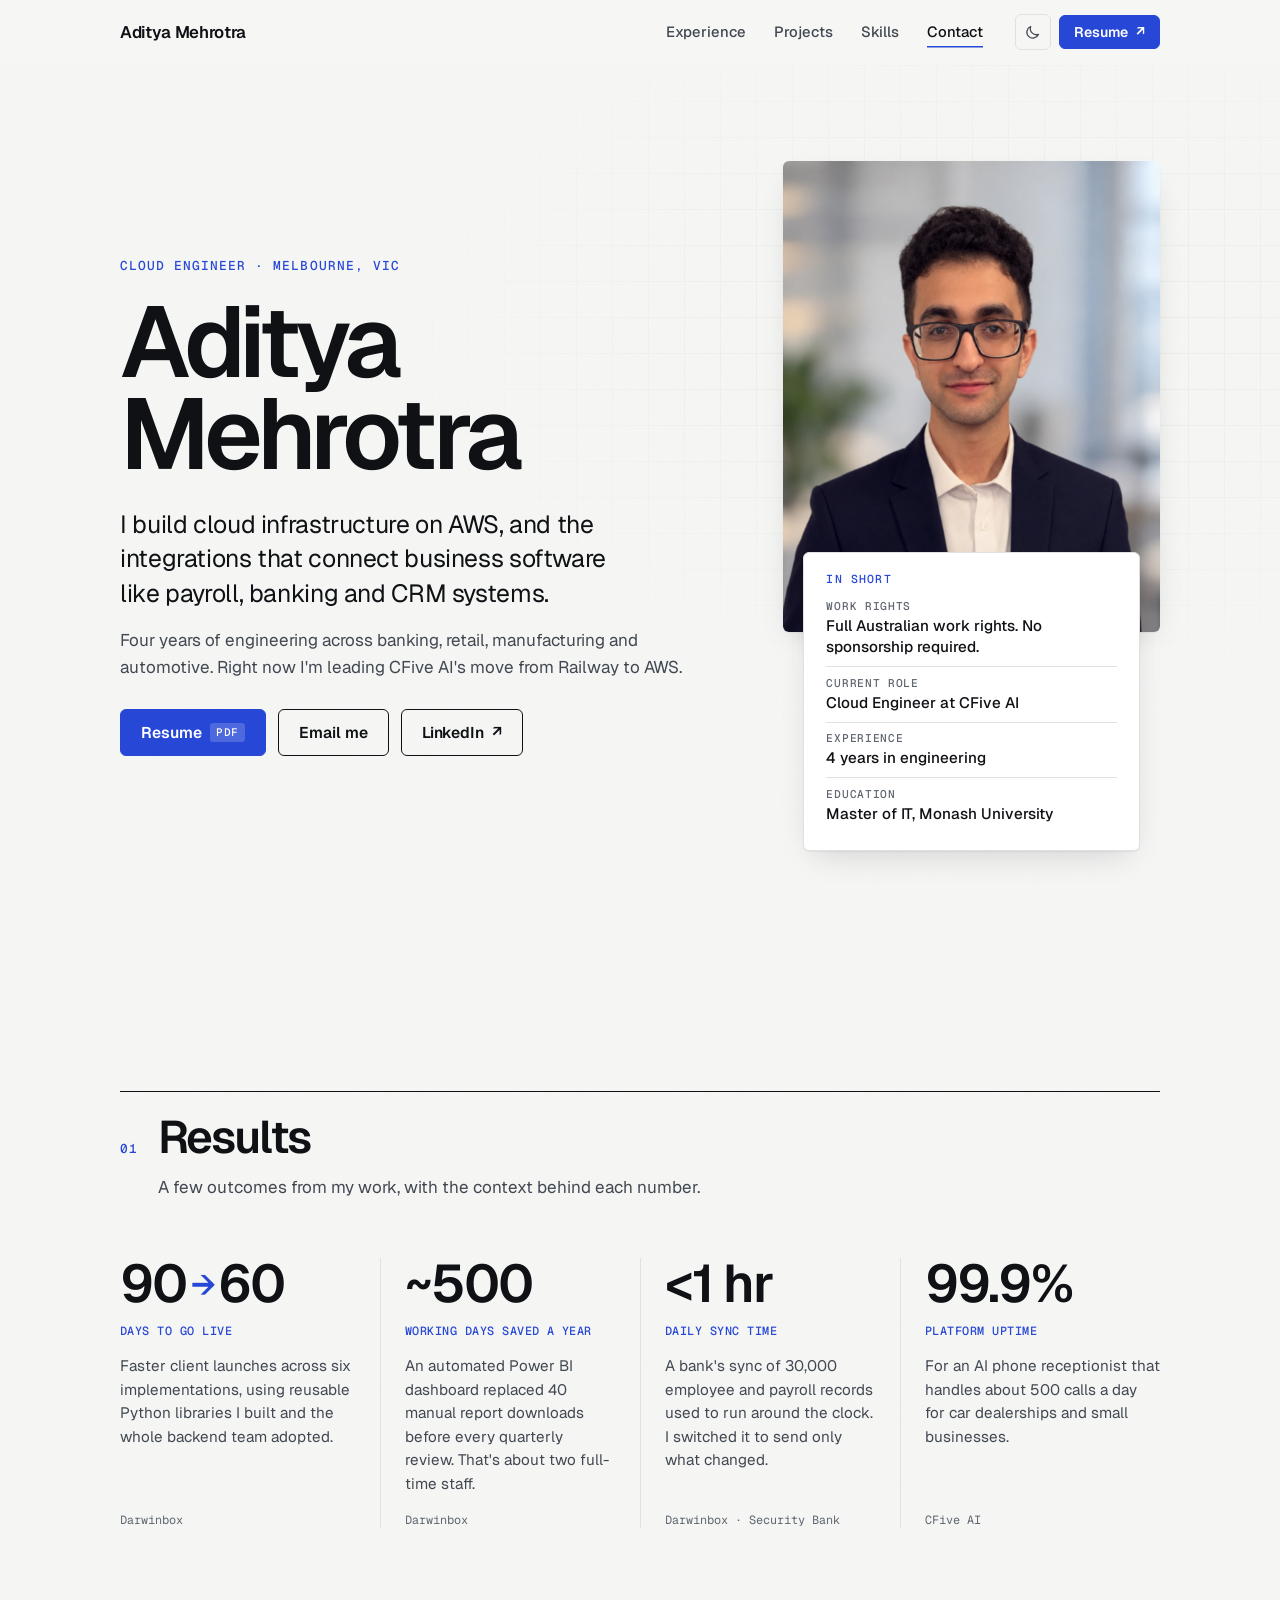
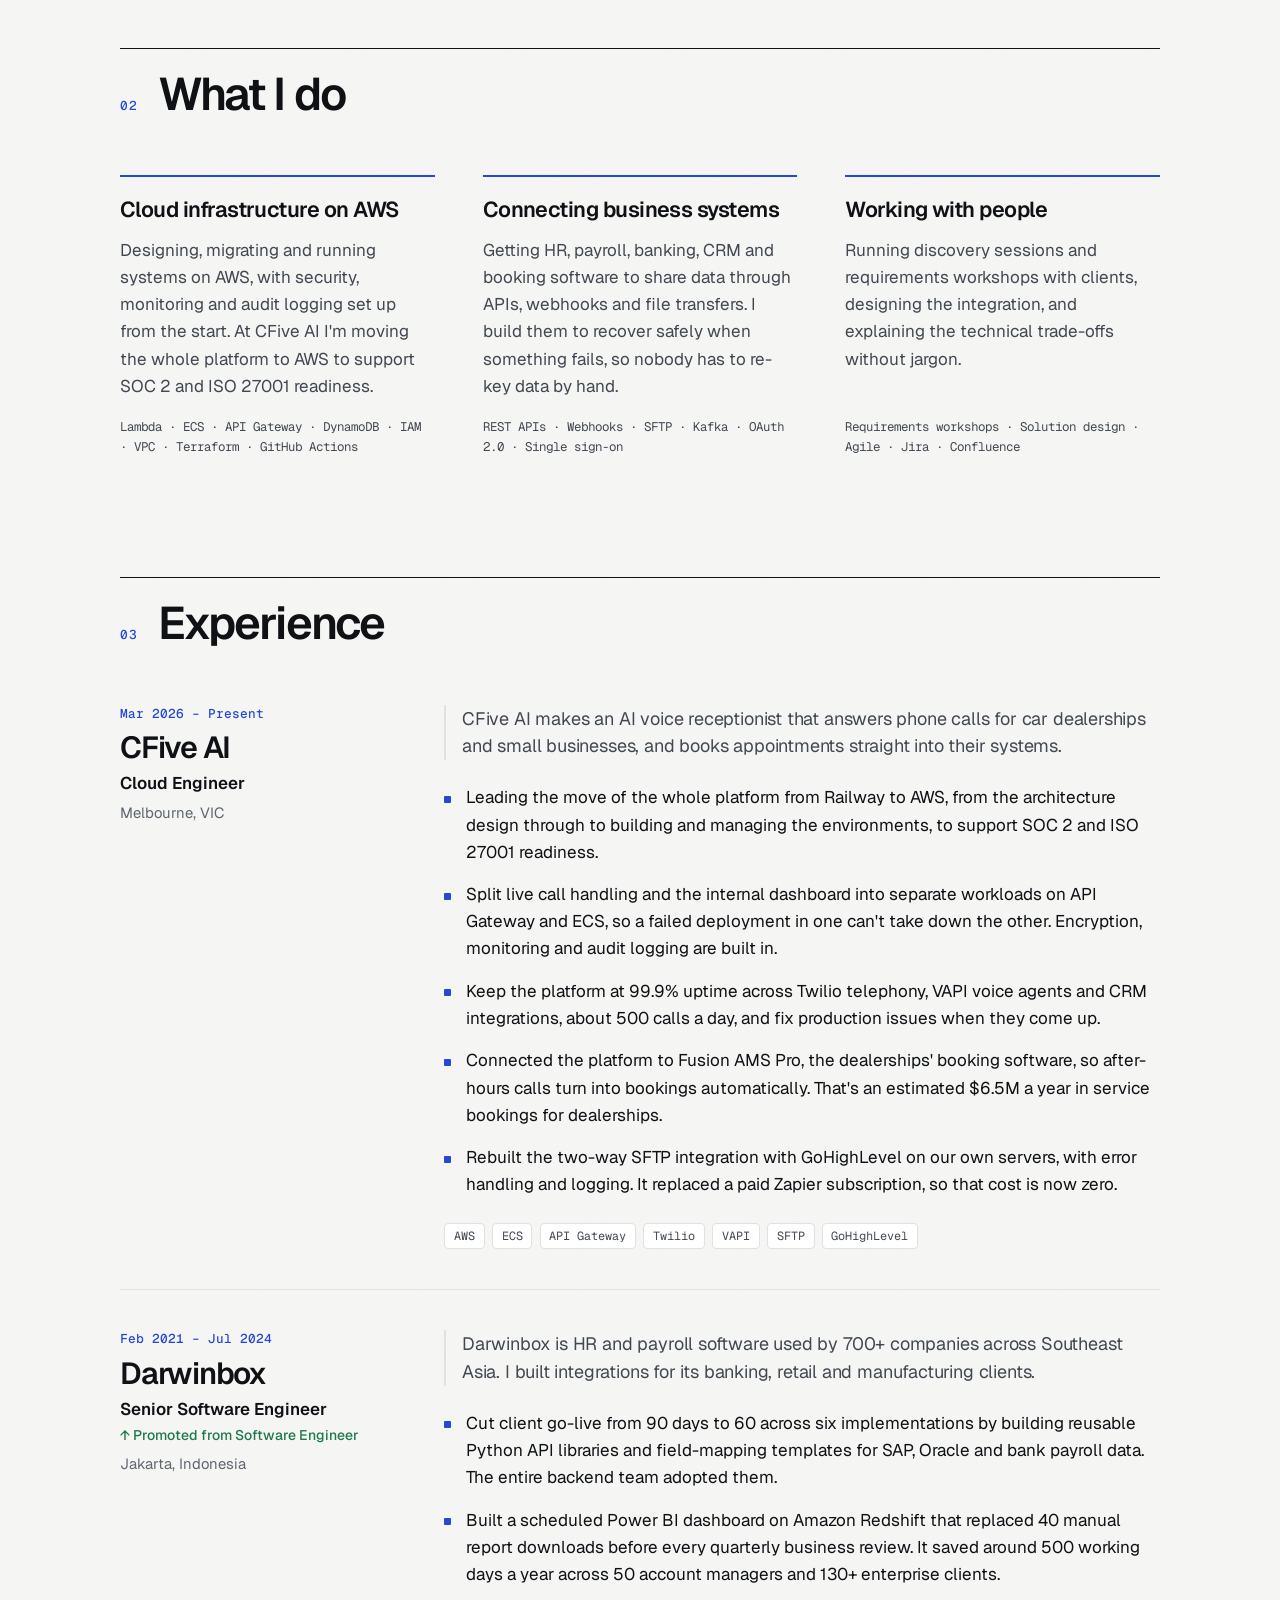
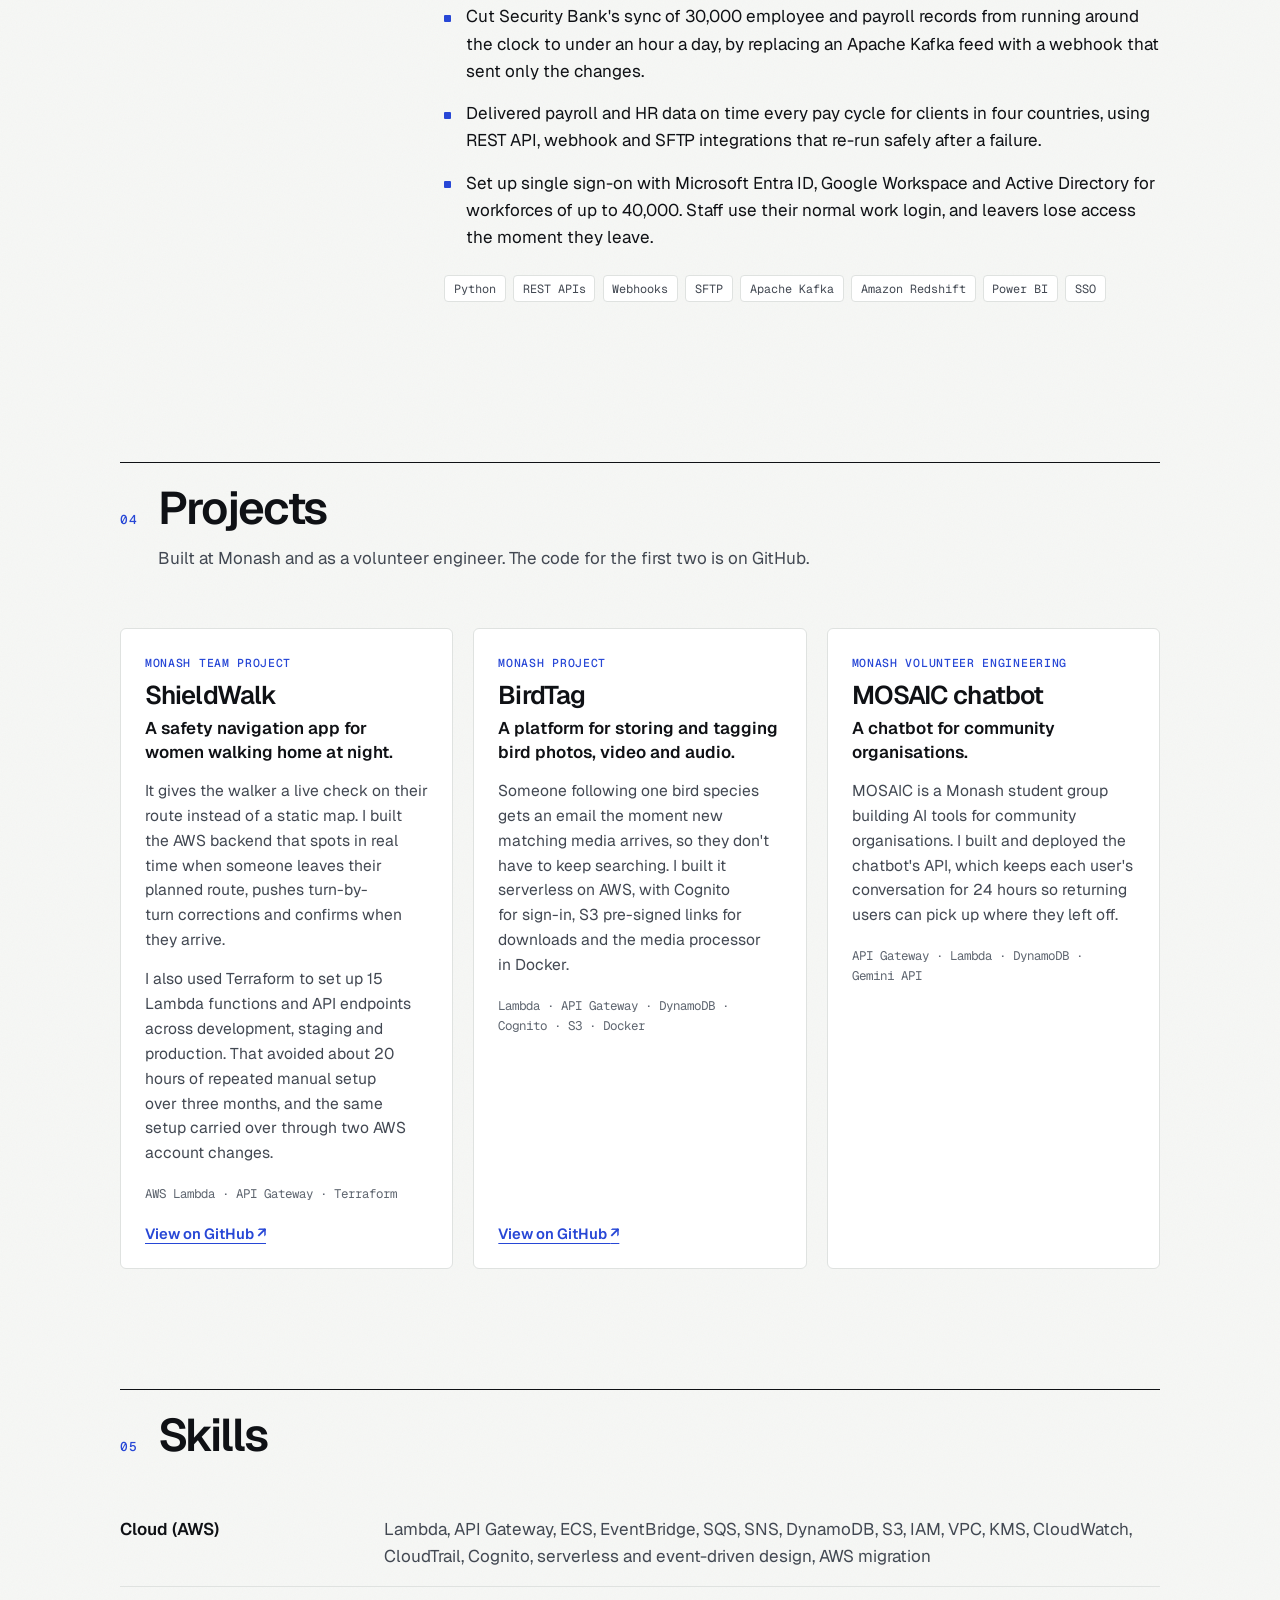
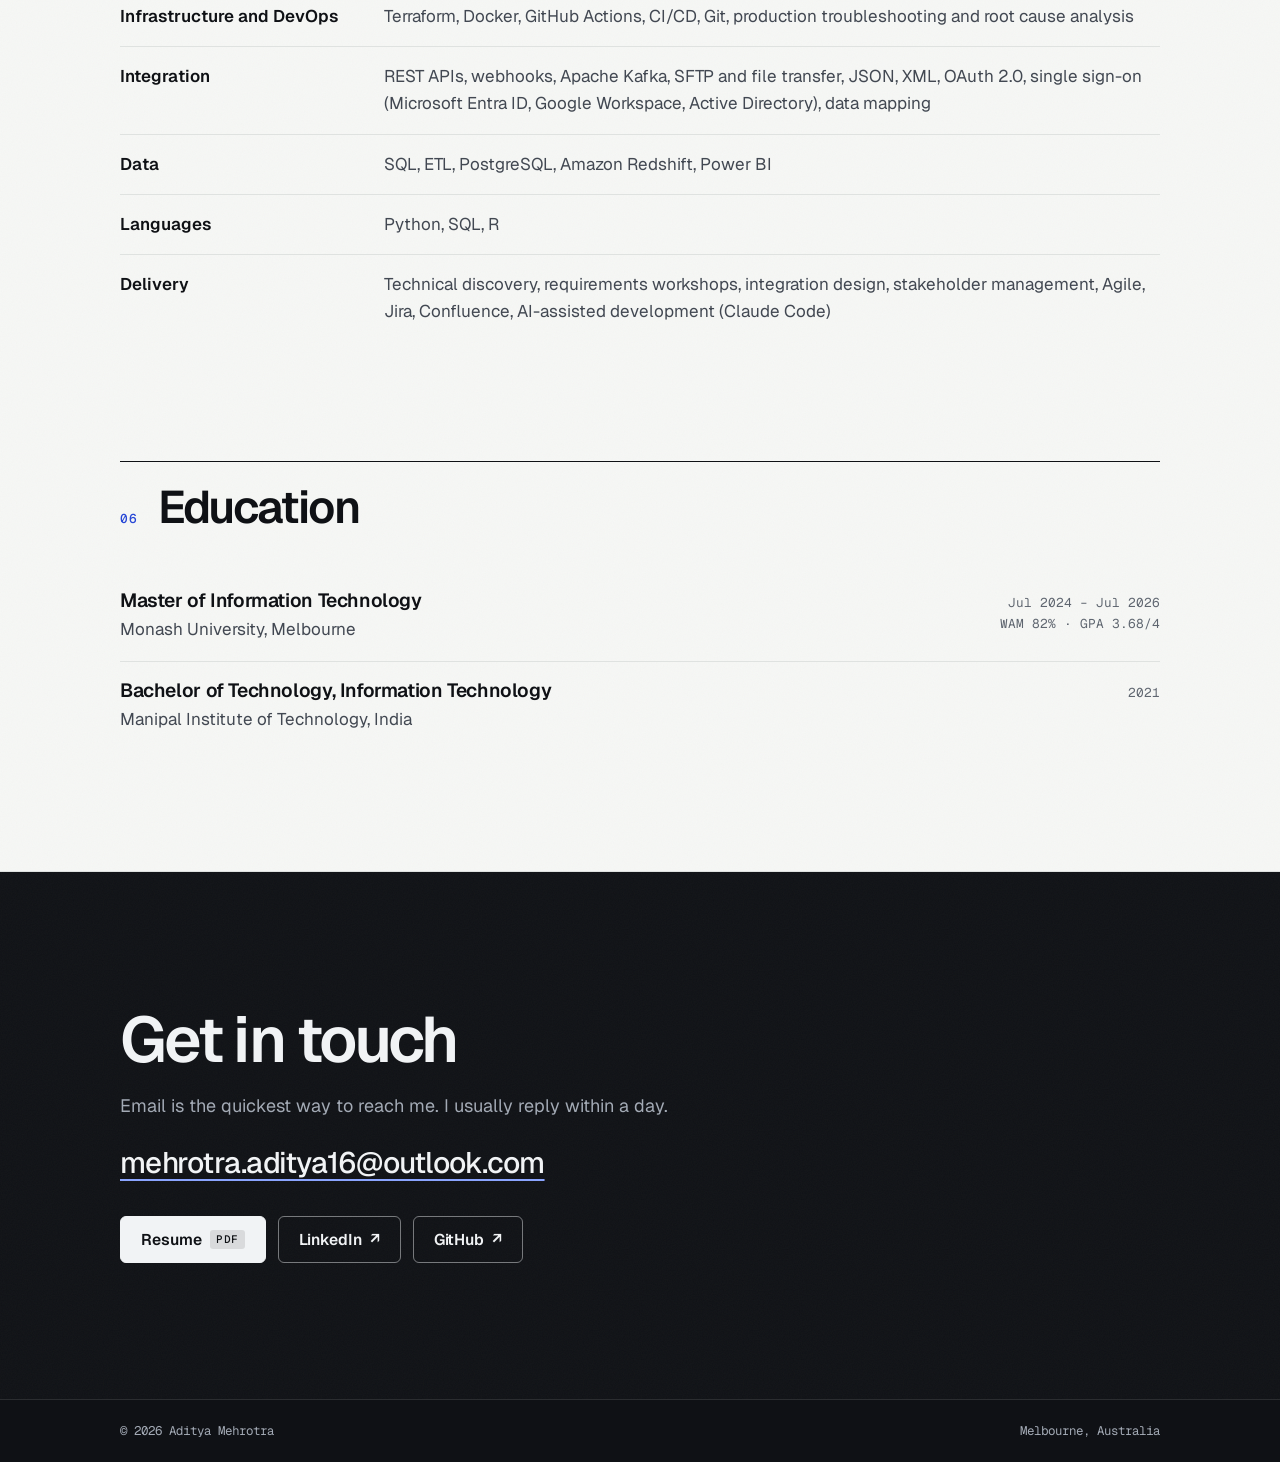
<file: index.html>
<!doctype html>
<html lang="en-AU">
<head>
  <meta charset="utf-8" />
  <meta name="viewport" content="width=device-width, initial-scale=1" />
  <title>Aditya Mehrotra | Cloud Engineer, Melbourne</title>
  <meta name="description" content="Aditya Mehrotra is a cloud engineer in Melbourne with four years of engineering experience. AWS infrastructure, migrations and system integrations. Full Australian work rights, no sponsorship required.">
  <link rel="canonical" href="https://coded-by-aditya.github.io/">
  <meta name="theme-color" content="#f6f7f5">

  <meta property="og:type" content="profile">
  <meta property="og:url" content="https://coded-by-aditya.github.io/">
  <meta property="og:title" content="Aditya Mehrotra | Cloud Engineer, Melbourne">
  <meta property="og:description" content="AWS infrastructure, migrations and system integrations. Four years in engineering. Full Australian work rights.">
  <meta property="og:image" content="https://coded-by-aditya.github.io/assets/headshot.jpeg">
  <meta name="twitter:card" content="summary">

  <link rel="icon" href="assets/headshot.jpeg?v=2">
  <link rel="preconnect" href="https://fonts.googleapis.com">
  <link rel="preconnect" href="https://fonts.gstatic.com" crossorigin>
  <link href="https://fonts.googleapis.com/css2?family=Geist:wght@400;500;600&family=Geist+Mono:wght@400;500&display=swap" rel="stylesheet">
  <link rel="stylesheet" href="css/style.css?v=5">
  <script>
    document.documentElement.classList.add('js');
    // Light by default. Apply a saved dark choice before first paint so there's no flash.
    try {
      var t = localStorage.getItem('theme');
      if (t === 'light' || t === 'dark') document.documentElement.setAttribute('data-theme', t);
    } catch (e) {}
    // If main.js never loads, show everything rather than leave sections hidden.
    setTimeout(function () { if (!window.__reveal) document.documentElement.classList.add('no-reveal'); }, 2500);
  </script>

  <script type="application/ld+json">
  {
    "@context": "https://schema.org",
    "@type": "Person",
    "name": "Aditya Mehrotra",
    "jobTitle": "Cloud Engineer",
    "url": "https://coded-by-aditya.github.io/",
    "image": "https://coded-by-aditya.github.io/assets/headshot.jpeg",
    "email": "mailto:mehrotra.aditya16@outlook.com",
    "address": { "@type": "PostalAddress", "addressLocality": "Melbourne", "addressRegion": "VIC", "addressCountry": "AU" },
    "alumniOf": [
      { "@type": "CollegeOrUniversity", "name": "Monash University" },
      { "@type": "CollegeOrUniversity", "name": "Manipal Institute of Technology" }
    ],
    "sameAs": [
      "https://www.linkedin.com/in/aditya-mehrotra-mit/",
      "https://github.com/coded-by-aditya"
    ]
  }
  </script>
</head>
<body>
  <a class="skip" href="#main">Skip to content</a>

  <header class="topbar">
    <div class="wrap topbar-inner">
      <a href="#top" class="brand">Aditya Mehrotra</a>
      <nav class="topnav" aria-label="Sections">
        <a href="#experience">Experience</a>
        <a href="#projects">Projects</a>
        <a href="#skills">Skills</a>
        <a href="#contact">Contact</a>
      </nav>
      <div class="topbar-actions">
        <button type="button" class="theme-toggle theme-toggle-bar" aria-label="Switch colour theme">
          <svg class="i-moon" viewBox="0 0 24 24" fill="none" stroke="currentColor" stroke-width="1.8" stroke-linecap="round" stroke-linejoin="round" aria-hidden="true"><path d="M20.5 14.5A8.5 8.5 0 0 1 9.5 3.5a8.5 8.5 0 1 0 11 11z"/></svg>
          <svg class="i-sun" viewBox="0 0 24 24" fill="none" stroke="currentColor" stroke-width="1.8" stroke-linecap="round" aria-hidden="true"><circle cx="12" cy="12" r="4"/><path d="M12 2.5v2M12 19.5v2M4.6 4.6l1.4 1.4M18 18l1.4 1.4M2.5 12h2M19.5 12h2M4.6 19.4L6 18M18 6l1.4-1.4"/></svg>
        </button>
        <a href="resume.pdf" class="btn btn-small" target="_blank" rel="noopener">Resume <span aria-hidden="true">↗</span></a>
        <button type="button" class="menu-btn" aria-expanded="false" aria-controls="mobile-menu" aria-label="Open menu">
          <span class="menu-icon" aria-hidden="true"></span>
        </button>
      </div>
    </div>

    <!-- Phone-sized menu, opened by .menu-btn -->
    <nav class="mobile-menu" id="mobile-menu" aria-label="Sections" hidden>
      <div class="wrap">
        <a href="#experience">Experience</a>
        <a href="#projects">Projects</a>
        <a href="#skills">Skills</a>
        <a href="#contact">Contact</a>
        <button type="button" class="theme-toggle theme-toggle-row" aria-label="Switch colour theme">
          <svg class="i-moon" viewBox="0 0 24 24" fill="none" stroke="currentColor" stroke-width="1.8" stroke-linecap="round" stroke-linejoin="round" aria-hidden="true"><path d="M20.5 14.5A8.5 8.5 0 0 1 9.5 3.5a8.5 8.5 0 1 0 11 11z"/></svg>
          <svg class="i-sun" viewBox="0 0 24 24" fill="none" stroke="currentColor" stroke-width="1.8" stroke-linecap="round" aria-hidden="true"><circle cx="12" cy="12" r="4"/><path d="M12 2.5v2M12 19.5v2M4.6 4.6l1.4 1.4M18 18l1.4 1.4M2.5 12h2M19.5 12h2M4.6 19.4L6 18M18 6l1.4-1.4"/></svg>
          <span class="theme-label">Dark mode</span>
        </button>
      </div>
    </nav>
  </header>

  <main id="main">

    <!-- Intro -->
    <section class="hero" id="top">
      <div class="wrap hero-grid">
        <div class="hero-copy">
          <p class="eyebrow rise">Cloud Engineer · Melbourne, VIC</p>
          <h1 class="rise">Aditya Mehrotra</h1>
          <p class="lede rise">
            I build cloud infrastructure on AWS, and the integrations that connect
            business software like payroll, banking and CRM systems.
          </p>
          <p class="sublede rise">
            Four years of engineering across banking, retail, manufacturing and automotive.
            Right now I'm leading CFive AI's move from Railway to AWS.
          </p>


          <div class="cta-row rise">
            <a href="resume.pdf" class="btn" target="_blank" rel="noopener">Resume <span class="btn-note">PDF</span></a>
            <a href="mailto:mehrotra.aditya16@outlook.com" class="btn btn-ghost">Email me</a>
            <a href="https://www.linkedin.com/in/aditya-mehrotra-mit/" class="btn btn-ghost" target="_blank" rel="noopener">LinkedIn <span aria-hidden="true">↗</span></a>
          </div>
        </div>

        <aside class="hero-side rise" aria-label="Quick facts">
          <img class="portrait" src="assets/headshot.jpeg?v=2" alt="Aditya Mehrotra" width="1206" height="1304" fetchpriority="high">
          <div class="facts">
            <p class="facts-title">In short</p>
            <dl>
              <div><dt>Work rights</dt><dd>Full Australian work rights. No sponsorship required.</dd></div>
              <div><dt>Current role</dt><dd>Cloud Engineer at CFive AI</dd></div>
              <div><dt>Experience</dt><dd>4 years in engineering</dd></div>
              <div><dt>Education</dt><dd>Master of IT, Monash University</dd></div>
            </dl>
          </div>
        </aside>
      </div>
    </section>

    <!-- Results -->
    <section class="section results" id="results" aria-labelledby="results-h">
      <div class="wrap">
        <div class="section-head reveal">
          <p class="label">01</p>
          <h2 id="results-h">Results</h2>
          <p class="section-intro">A few outcomes from my work, with the context behind each number.</p>
        </div>
        <ul class="figures">
          <li class="figure reveal">
            <span class="fig-num">90<span class="fig-arrow">→</span>60</span>
            <span class="fig-unit">days to go live</span>
            <p>Faster client launches across six implementations, using reusable Python libraries I built and the whole backend team adopted.</p>
            <span class="fig-src">Darwinbox</span>
          </li>
          <li class="figure reveal">
            <span class="fig-num">~500</span>
            <span class="fig-unit">working days saved a year</span>
            <p>An automated Power BI dashboard replaced 40 manual report downloads before every quarterly review. That's about two full-time staff.</p>
            <span class="fig-src">Darwinbox</span>
          </li>
          <li class="figure reveal">
            <span class="fig-num">&lt;1 hr</span>
            <span class="fig-unit">daily sync time</span>
            <p>A bank's sync of 30,000 employee and payroll records used to run around the clock. I switched it to send only what changed.</p>
            <span class="fig-src">Darwinbox · Security Bank</span>
          </li>
          <li class="figure reveal">
            <span class="fig-num">99.9%</span>
            <span class="fig-unit">platform uptime</span>
            <p>For an AI phone receptionist that handles about 500 calls a day for car dealerships and small businesses.</p>
            <span class="fig-src">CFive AI</span>
          </li>
        </ul>
      </div>
    </section>

    <!-- What I do -->
    <section class="section" id="what-i-do" aria-labelledby="do-h">
      <div class="wrap">
        <div class="section-head reveal">
          <p class="label">02</p>
          <h2 id="do-h">What I do</h2>
        </div>
        <div class="pillars">
          <article class="pillar reveal">
            <h3>Cloud infrastructure on AWS</h3>
            <p>Designing, migrating and running systems on AWS, with security, monitoring and audit logging set up from the start. At CFive AI I'm moving the whole platform to AWS to support SOC 2 and ISO 27001 readiness.</p>
            <p class="tools">Lambda · ECS · API Gateway · DynamoDB · IAM · VPC · Terraform · GitHub Actions</p>
          </article>
          <article class="pillar reveal">
            <h3>Connecting business systems</h3>
            <p>Getting HR, payroll, banking, CRM and booking software to share data through APIs, webhooks and file transfers. I build them to recover safely when something fails, so nobody has to re-key data by hand.</p>
            <p class="tools">REST APIs · Webhooks · SFTP · Kafka · OAuth 2.0 · Single sign-on</p>
          </article>
          <article class="pillar reveal">
            <h3>Working with people</h3>
            <p>Running discovery sessions and requirements workshops with clients, designing the integration, and explaining the technical trade-offs without jargon.</p>
            <p class="tools">Requirements workshops · Solution design · Agile · Jira · Confluence</p>
          </article>
        </div>
      </div>
    </section>

    <!-- Experience -->
    <section class="section" id="experience" aria-labelledby="exp-h">
      <div class="wrap">
        <div class="section-head reveal">
          <p class="label">03</p>
          <h2 id="exp-h">Experience</h2>
        </div>

        <article class="role reveal">
          <div class="role-meta">
            <p class="role-dates">Mar 2026 – Present</p>
            <h3 class="role-company">CFive AI</h3>
            <p class="role-title">Cloud Engineer</p>
            <p class="role-place">Melbourne, VIC</p>
          </div>
          <div class="role-body">
            <p class="role-context">CFive AI makes an AI voice receptionist that answers phone calls for car dealerships and small businesses, and books appointments straight into their systems.</p>
            <ul>
              <li>Leading the move of the whole platform from Railway to AWS, from the architecture design through to building and managing the environments, to support SOC 2 and ISO 27001 readiness.</li>
              <li>Split live call handling and the internal dashboard into separate workloads on API Gateway and ECS, so a failed deployment in one can't take down the other. Encryption, monitoring and audit logging are built in.</li>
              <li>Keep the platform at 99.9% uptime across Twilio telephony, VAPI voice agents and CRM integrations, about 500 calls a day, and fix production issues when they come up.</li>
              <li>Connected the platform to Fusion AMS Pro, the dealerships' booking software, so after-hours calls turn into bookings automatically. That's an estimated $6.5M a year in service bookings for dealerships.</li>
              <li>Rebuilt the two-way SFTP integration with GoHighLevel on our own servers, with error handling and logging. It replaced a paid Zapier subscription, so that cost is now zero.</li>
            </ul>
            <p class="tags"><span>AWS</span><span>ECS</span><span>API Gateway</span><span>Twilio</span><span>VAPI</span><span>SFTP</span><span>GoHighLevel</span></p>
          </div>
        </article>

        <article class="role reveal">
          <div class="role-meta">
            <p class="role-dates">Feb 2021 – Jul 2024</p>
            <h3 class="role-company">Darwinbox</h3>
            <p class="role-title">Senior Software Engineer</p>
            <p class="role-promo">Promoted from Software Engineer</p>
            <p class="role-place">Jakarta, Indonesia</p>
          </div>
          <div class="role-body">
            <p class="role-context">Darwinbox is HR and payroll software used by 700+ companies across Southeast Asia. I built integrations for its banking, retail and manufacturing clients.</p>
            <ul>
              <li>Cut client go-live from 90 days to 60 across six implementations by building reusable Python API libraries and field-mapping templates for SAP, Oracle and bank payroll data. The entire backend team adopted them.</li>
              <li>Built a scheduled Power BI dashboard on Amazon Redshift that replaced 40 manual report downloads before every quarterly business review. It saved around 500 working days a year across 50 account managers and 130+ enterprise clients.</li>
              <li>Cut Security Bank's sync of 30,000 employee and payroll records from running around the clock to under an hour a day, by replacing an Apache Kafka feed with a webhook that sent only the changes.</li>
              <li>Delivered payroll and HR data on time every pay cycle for clients in four countries, using REST API, webhook and SFTP integrations that re-run safely after a failure.</li>
              <li>Set up single sign-on with Microsoft Entra ID, Google Workspace and Active Directory for workforces of up to 40,000. Staff use their normal work login, and leavers lose access the moment they leave.</li>
            </ul>
            <p class="tags"><span>Python</span><span>REST APIs</span><span>Webhooks</span><span>SFTP</span><span>Apache Kafka</span><span>Amazon Redshift</span><span>Power BI</span><span>SSO</span></p>
          </div>
        </article>
      </div>
    </section>

    <!-- Projects -->
    <section class="section" id="projects" aria-labelledby="proj-h">
      <div class="wrap">
        <div class="section-head reveal">
          <p class="label">04</p>
          <h2 id="proj-h">Projects</h2>
          <p class="section-intro">Built at Monash and as a volunteer engineer. The code for the first two is on GitHub.</p>
        </div>

        <div class="projects">
          <article class="project reveal">
            <p class="project-ctx">Monash team project</p>
            <h3>ShieldWalk</h3>
            <p class="project-what">A safety navigation app for women walking home at night.</p>
            <p>It gives the walker a live check on their route instead of a static map. I built the AWS backend that spots in real time when someone leaves their planned route, pushes turn-by-turn corrections and confirms when they arrive.</p>
            <p>I also used Terraform to set up 15 Lambda functions and API endpoints across development, staging and production. That avoided about 20 hours of repeated manual setup over three months, and the same setup carried over through two AWS account changes.</p>
            <p class="tools">AWS Lambda · API Gateway · Terraform</p>
            <a class="project-link" href="https://github.com/coded-by-aditya/FIT5120-TE10-ShieldWalk" target="_blank" rel="noopener">View on GitHub <span aria-hidden="true">↗</span></a>
          </article>

          <article class="project reveal">
            <p class="project-ctx">Monash project</p>
            <h3>BirdTag</h3>
            <p class="project-what">A platform for storing and tagging bird photos, video and audio.</p>
            <p>Someone following one bird species gets an email the moment new matching media arrives, so they don't have to keep searching. I built it serverless on AWS, with Cognito for sign-in, S3 pre-signed links for downloads and the media processor in Docker.</p>
            <p class="tools">Lambda · API Gateway · DynamoDB · Cognito · S3 · Docker</p>
            <a class="project-link" href="https://github.com/coded-by-aditya/birdtag-aws" target="_blank" rel="noopener">View on GitHub <span aria-hidden="true">↗</span></a>
          </article>

          <article class="project reveal">
            <p class="project-ctx">Monash volunteer engineering</p>
            <h3>MOSAIC chatbot</h3>
            <p class="project-what">A chatbot for community organisations.</p>
            <p>MOSAIC is a Monash student group building AI tools for community organisations. I built and deployed the chatbot's API, which keeps each user's conversation for 24 hours so returning users can pick up where they left off.</p>
            <p class="tools">API Gateway · Lambda · DynamoDB · Gemini API</p>
          </article>
        </div>
      </div>
    </section>

    <!-- Skills + education -->
    <section class="section" id="skills" aria-labelledby="skills-h">
      <div class="wrap">
        <div class="section-head reveal">
          <p class="label">05</p>
          <h2 id="skills-h">Skills</h2>
        </div>
        <dl class="skills reveal">
          <div><dt>Cloud (AWS)</dt><dd>Lambda, API Gateway, ECS, EventBridge, SQS, SNS, DynamoDB, S3, IAM, VPC, KMS, CloudWatch, CloudTrail, Cognito, serverless and event-driven design, AWS migration</dd></div>
          <div><dt>Infrastructure and DevOps</dt><dd>Terraform, Docker, GitHub Actions, CI/CD, Git, production troubleshooting and root cause analysis</dd></div>
          <div><dt>Integration</dt><dd>REST APIs, webhooks, Apache Kafka, SFTP and file transfer, JSON, XML, OAuth 2.0, single sign-on (Microsoft Entra ID, Google Workspace, Active Directory), data mapping</dd></div>
          <div><dt>Data</dt><dd>SQL, ETL, PostgreSQL, Amazon Redshift, Power BI</dd></div>
          <div><dt>Languages</dt><dd>Python, SQL, R</dd></div>
          <div><dt>Delivery</dt><dd>Technical discovery, requirements workshops, integration design, stakeholder management, Agile, Jira, Confluence, AI-assisted development (Claude Code)</dd></div>
        </dl>

        <div class="section-head section-head-sub reveal">
          <p class="label">06</p>
          <h2>Education</h2>
        </div>
        <ul class="edu reveal">
          <li>
            <div>
              <h3>Master of Information Technology</h3>
              <p>Monash University, Melbourne</p>
            </div>
            <p class="edu-side"><span>Jul 2024 – Jul 2026</span><span>WAM 82% · GPA 3.68/4</span></p>
          </li>
          <li>
            <div>
              <h3>Bachelor of Technology, Information Technology</h3>
              <p>Manipal Institute of Technology, India</p>
            </div>
            <p class="edu-side"><span>2021</span></p>
          </li>
        </ul>
      </div>
    </section>

    <!-- Contact -->
    <section class="contact" id="contact" aria-labelledby="contact-h">
      <div class="wrap contact-inner reveal">
        <h2 id="contact-h">Get in touch</h2>
        <p>Email is the quickest way to reach me. I usually reply within a day.</p>
        <a class="contact-email" href="mailto:mehrotra.aditya16@outlook.com">mehrotra.aditya16@outlook.com</a>
        <div class="cta-row">
          <a href="resume.pdf" class="btn btn-light" target="_blank" rel="noopener">Resume <span class="btn-note">PDF</span></a>
          <a href="https://www.linkedin.com/in/aditya-mehrotra-mit/" class="btn btn-outline-light" target="_blank" rel="noopener">LinkedIn <span aria-hidden="true">↗</span></a>
          <a href="https://github.com/coded-by-aditya" class="btn btn-outline-light" target="_blank" rel="noopener">GitHub <span aria-hidden="true">↗</span></a>
        </div>
      </div>
    </section>
  </main>

  <footer class="footer">
    <div class="wrap footer-inner">
      <span>© <span id="year">2026</span> Aditya Mehrotra</span>
      <span>Melbourne, Australia</span>
    </div>
  </footer>

  <script src="js/main.js?v=4" defer></script>
</body>
</html>
</file>
<file: css/style.css>
/* ── Tokens ─────────────────────────────────────────── */
:root {
  --paper: #f6f7f5;
  --card: #ffffff;
  --ink: #0f1115;
  --ink-2: #424852;
  --ink-3: #5f6670;
  --rule: #dfe2e0;
  --rule-strong: #0f1115;
  --accent: #2747d6;
  --accent-hover: #1c35a8;
  --on-accent: #ffffff;
  --green: #1e7a4c;
  --band: #0f1115;
  --band-ink: #f1f3f5;
  --band-ink-2: #a3aab5;
  --shadow: 0 1px 2px rgba(15, 17, 21, .06), 0 12px 32px -12px rgba(15, 17, 21, .18);
  --grain: url("data:image/svg+xml,%3Csvg xmlns='http://www.w3.org/2000/svg' width='160' height='160'%3E%3Cfilter id='n'%3E%3CfeTurbulence type='fractalNoise' baseFrequency='.8' numOctaves='3' stitchTiles='stitch'/%3E%3C/filter%3E%3Crect width='100%25' height='100%25' filter='url(%23n)' opacity='.035'/%3E%3C/svg%3E");

  --sans: 'Geist', system-ui, -apple-system, 'Segoe UI', sans-serif;
  --mono: 'Geist Mono', ui-monospace, 'SF Mono', Menlo, monospace;

  --gutter: clamp(16px, 4vw, 40px);
  --section: clamp(72px, 10vw, 120px);
  color-scheme: light;
}

/* Dark tokens: only when the visitor picks dark with the toggle. Light is the default. */
:root[data-theme="dark"] {
  --paper: #0d0f12;
  --card: #14171c;
  --ink: #eceef1;
  --ink-2: #b3b9c3;
  --ink-3: #8a919c;
  --rule: #252a31;
  --rule-strong: #eceef1;
  --accent: #8aa4ff;
  --accent-hover: #b0c2ff;
  --on-accent: #0a1030;
  --green: #5fd394;
  --band: #15181d;
  --band-ink: #eceef1;
  --band-ink-2: #9aa1ac;
  --shadow: 0 1px 2px rgba(0, 0, 0, .3), 0 16px 40px -16px rgba(0, 0, 0, .6);
  color-scheme: dark;
}

/* ── Base ───────────────────────────────────────────── */
*, *::before, *::after { box-sizing: border-box; }
* { margin: 0; padding: 0; }
html { scroll-behavior: smooth; scroll-padding-top: 76px; -webkit-text-size-adjust: 100%; }
body {
  background: var(--paper) var(--grain);
  color: var(--ink);
  font-family: var(--sans);
  font-size: 1.0625rem;
  line-height: 1.6;
  -webkit-font-smoothing: antialiased;
  text-rendering: optimizeLegibility;
}
img { display: block; max-width: 100%; height: auto; }
a { color: inherit; }
ul { list-style: none; }
h1, h2, h3 { font-weight: 600; line-height: 1.1; text-wrap: balance; }
p { text-wrap: pretty; }
::selection { background: var(--accent); color: var(--on-accent); }
:focus-visible { outline: 2px solid var(--accent); outline-offset: 3px; border-radius: 3px; }

.wrap { max-width: 1120px; margin: 0 auto; padding: 0 var(--gutter); }

.skip {
  position: absolute; left: 12px; top: -48px; z-index: 100;
  background: var(--ink); color: var(--paper); padding: 8px 14px; border-radius: 4px;
  text-decoration: none; font-weight: 600;
}
.skip:focus { top: 12px; }

/* ── Buttons ────────────────────────────────────────── */
.btn {
  display: inline-flex; align-items: center; gap: .5rem;
  padding: .8rem 1.25rem;
  border: 1px solid var(--accent);
  border-radius: 6px;
  background: var(--accent);
  color: var(--on-accent);
  font: 600 .975rem/1 var(--sans);
  letter-spacing: -.005em;
  text-decoration: none;
  transition: background-color .2s, border-color .2s, color .2s, transform .2s;
}
.btn:hover { background: var(--accent-hover); border-color: var(--accent-hover); }
.btn:active { transform: translateY(1px); }
.btn-note {
  font: 500 .68rem/1 var(--mono); letter-spacing: .06em;
  padding: .25rem .4rem; border-radius: 3px;
  background: rgba(255, 255, 255, .18);
}
.btn-ghost { background: transparent; color: var(--ink); border-color: var(--ink); }
.btn-ghost:hover { background: var(--ink); border-color: var(--ink); color: var(--paper); }
.btn-small { padding: .55rem .9rem; font-size: .875rem; }

/* ── Top bar ────────────────────────────────────────── */
.topbar {
  position: sticky; top: 0; z-index: 50;
  background: var(--paper);
  background: color-mix(in srgb, var(--paper) 88%, transparent);
  -webkit-backdrop-filter: saturate(1.4) blur(10px);
  backdrop-filter: saturate(1.4) blur(10px);
  border-bottom: 1px solid transparent;
  transition: border-color .25s;
}
.topbar.scrolled { border-bottom-color: var(--rule); }
.topbar-inner { display: flex; align-items: center; gap: 2rem; height: 64px; }
.brand {
  font: 600 1.05rem/1 var(--sans);
  text-decoration: none; letter-spacing: -.02em; margin-right: auto;
  white-space: nowrap;
}
.topnav { display: flex; gap: 1.75rem; }
.topnav a {
  font-size: .925rem; font-weight: 500; color: var(--ink-2);
  text-decoration: none; padding: .25rem 0;
  background: linear-gradient(var(--accent), var(--accent)) left bottom / 0 1.5px no-repeat;
  transition: color .2s, background-size .25s;
}
.topnav a:hover, .topnav a.active { color: var(--ink); background-size: 100% 1.5px; }
.topbar-actions { display: flex; align-items: center; gap: .5rem; }

.theme-toggle {
  display: inline-grid; place-items: center;
  width: 36px; height: 36px;
  border: 1px solid var(--rule); border-radius: 6px;
  background: transparent; color: var(--ink-2);
  cursor: pointer;
  transition: color .2s, border-color .2s, background-color .2s;
}
.theme-toggle:hover { color: var(--ink); border-color: var(--ink-3); }
.theme-toggle svg { width: 17px; height: 17px; }
.theme-toggle .i-sun { display: none; }
:root[data-theme="dark"] .theme-toggle .i-sun { display: block; }
:root[data-theme="dark"] .theme-toggle .i-moon { display: none; }
html:not(.js) .theme-toggle { display: none; }

/* Mobile menu (phones only) */
.menu-btn {
  display: none; place-items: center;
  width: 44px; height: 44px;
  border: 1px solid var(--rule); border-radius: 6px;
  background: transparent; color: var(--ink);
  cursor: pointer;
}
.menu-icon, .menu-icon::before, .menu-icon::after {
  display: block; width: 18px; height: 1.75px; border-radius: 2px;
  background: currentColor;
  transition: transform .2s ease, background-color .2s ease;
}
.menu-icon { position: relative; }
.menu-icon::before, .menu-icon::after { content: ""; position: absolute; left: 0; }
.menu-icon::before { top: -6px; }
.menu-icon::after { top: 6px; }
.menu-btn[aria-expanded="true"] .menu-icon { background: transparent; }
.menu-btn[aria-expanded="true"] .menu-icon::before { transform: translateY(6px) rotate(45deg); }
.menu-btn[aria-expanded="true"] .menu-icon::after { transform: translateY(-6px) rotate(-45deg); }

.mobile-menu {
  display: none;
  position: absolute; top: 100%; left: 0; right: 0;
  background: var(--paper);
  border-top: 1px solid var(--rule); border-bottom: 1px solid var(--rule);
  box-shadow: 0 18px 32px -18px rgba(0, 0, 0, .25);
}
/* Dims the page under the open menu; tapping it closes the menu */
.mobile-menu::after {
  content: ""; position: absolute; top: 100%; left: 0; right: 0; height: 100vh;
  background: rgba(0, 0, 0, .32);
}
.mobile-menu .wrap { display: flex; flex-direction: column; padding-top: .25rem; padding-bottom: 1rem; }
.mobile-menu a {
  display: flex; align-items: center; justify-content: space-between;
  min-height: 54px;
  font-size: 1.125rem; font-weight: 500; letter-spacing: -.01em;
  text-decoration: none;
  border-bottom: 1px solid var(--rule);
}
.mobile-menu a::after { content: "→"; color: var(--ink-3); font-size: 1rem; }
.mobile-menu a.active { color: var(--accent); }
.mobile-menu a.active::after { color: var(--accent); }
.theme-toggle.theme-toggle-row {
  display: flex; justify-content: flex-start; gap: .65rem;
  width: 100%; height: 50px; margin-top: 1rem; padding: 0 1rem;
  color: var(--ink); font: 500 1rem/1 var(--sans);
}
@keyframes menu-in { from { opacity: 0; transform: translateY(-6px); } to { opacity: 1; transform: none; } }

/* Brief colour fade while switching theme */
.theme-anim, .theme-anim *, .theme-anim *::before, .theme-anim *::after {
  transition: background-color .3s ease, color .3s ease, border-color .3s ease, fill .3s ease !important;
}

/* ── Hero ───────────────────────────────────────────── */
.hero { position: relative; isolation: isolate; padding: clamp(48px, 8vw, 96px) 0 var(--section); }
.hero::before {
  content: ""; position: absolute; inset: 0; z-index: -1;
  background-image:
    linear-gradient(var(--rule) 1px, transparent 1px),
    linear-gradient(90deg, var(--rule) 1px, transparent 1px);
  background-size: 36px 36px;
  opacity: .6;
  -webkit-mask-image: radial-gradient(ellipse 70% 60% at 78% 30%, #000 0%, transparent 70%);
  mask-image: radial-gradient(ellipse 70% 60% at 78% 30%, #000 0%, transparent 70%);
}
.hero-grid { display: grid; grid-template-columns: minmax(0, 1.4fr) minmax(0, .9fr); gap: clamp(40px, 6vw, 80px); align-items: center; }

.eyebrow {
  font: 500 .8rem/1.4 var(--mono); letter-spacing: .08em; text-transform: uppercase;
  color: var(--accent); margin-bottom: 1.25rem;
}
.hero h1 {
  font-size: clamp(3rem, 8vw, 6.25rem);
  font-weight: 600; line-height: .92; letter-spacing: -.05em;
  margin-bottom: 1.75rem;
}
.lede {
  font: 400 clamp(1.25rem, 2.2vw, 1.55rem)/1.4 var(--sans);
  letter-spacing: -.015em;
  max-width: 32ch; margin-bottom: 1rem;
}
.sublede { color: var(--ink-2); max-width: 52ch; margin-bottom: 1.75rem; }

.cta-row { display: flex; flex-wrap: wrap; gap: .75rem; }

.hero-side { position: relative; max-width: 400px; justify-self: end; width: 100%; }
.portrait {
  width: 100%; aspect-ratio: 4 / 5; object-fit: cover; object-position: 50% 20%;
  border-radius: 6px;
  box-shadow: var(--shadow);
}
.facts {
  position: relative;
  margin: -80px 20px 0;
  padding: 1.25rem 1.4rem 1.1rem;
  background: var(--card);
  border: 1px solid var(--rule);
  border-radius: 6px;
  box-shadow: var(--shadow);
}
.facts-title {
  font: 500 .72rem/1 var(--mono); letter-spacing: .1em; text-transform: uppercase;
  color: var(--accent); margin-bottom: .9rem;
}
.facts dl > div { padding: .55rem 0; border-top: 1px solid var(--rule); }
.facts dl > div:first-child { border-top: 0; padding-top: 0; }
.facts dt { font: 500 .7rem/1.4 var(--mono); letter-spacing: .06em; text-transform: uppercase; color: var(--ink-3); }
.facts dd { font-size: .95rem; font-weight: 500; line-height: 1.4; }

/* ── Sections ───────────────────────────────────────── */
.section { padding: var(--section) 0 0; }
.section-head {
  display: grid; grid-template-columns: auto 1fr; column-gap: 1.25rem; align-items: baseline;
  padding-top: 1.25rem; border-top: 1px solid var(--rule-strong);
  margin-bottom: clamp(32px, 5vw, 56px);
}
.section-head-sub { margin-top: var(--section); }
.label { font: 500 .8rem/1 var(--mono); color: var(--accent); letter-spacing: .06em; }
.section-head h2 { font-size: clamp(2rem, 4.2vw, 2.85rem); letter-spacing: -.04em; }
.section-intro { grid-column: 2; color: var(--ink-2); margin-top: .75rem; max-width: 60ch; }

.tools { font: 400 .78rem/1.6 var(--mono); color: var(--ink-3); }

/* Results */
.figures { display: grid; grid-template-columns: repeat(4, minmax(0, 1fr)); }
.figure { display: flex; flex-direction: column; padding: 0 1.5rem 0; border-left: 1px solid var(--rule); }
.figure:first-child { border-left: 0; padding-left: 0; }
.figure:last-child { padding-right: 0; }
.fig-num {
  font: 600 clamp(2.4rem, 4.4vw, 3.3rem)/1 var(--sans); letter-spacing: -.035em;
  white-space: nowrap;
}
.fig-arrow { font-size: .6em; color: var(--accent); margin: 0 .14em; vertical-align: .18em; }
.fig-unit { font: 500 .74rem/1.4 var(--mono); letter-spacing: .04em; text-transform: uppercase; color: var(--accent); margin: .8rem 0 .9rem; }
.figure p { color: var(--ink-2); font-size: .95rem; line-height: 1.55; margin-bottom: 1rem; }
.fig-src { margin-top: auto; font: 400 .74rem/1.4 var(--mono); color: var(--ink-3); }

/* What I do */
.pillars { display: grid; grid-template-columns: repeat(3, minmax(0, 1fr)); gap: clamp(28px, 4vw, 48px); }
.pillar { border-top: 2px solid var(--accent); padding-top: 1.25rem; display: flex; flex-direction: column; }
.pillar h3 { font-size: 1.35rem; line-height: 1.2; letter-spacing: -.025em; margin-bottom: .85rem; }
.pillar p { color: var(--ink-2); margin-bottom: 1.1rem; }
.pillar .tools { margin-top: auto; margin-bottom: 0; }

/* Experience */
.role {
  display: grid; grid-template-columns: 260px minmax(0, 1fr); gap: clamp(24px, 5vw, 64px);
  padding: 2.5rem 0; border-top: 1px solid var(--rule);
}
.role:first-of-type { border-top: 0; padding-top: 0; }
.role-meta { align-self: start; position: sticky; top: 96px; }
.role-dates { font: 500 .8rem/1.4 var(--mono); color: var(--accent); margin-bottom: .6rem; }
.role-company { font-size: 1.9rem; line-height: 1.05; letter-spacing: -.04em; margin-bottom: .5rem; }
.role-title { font-weight: 600; line-height: 1.35; }
.role-promo { font-size: .875rem; color: var(--green); font-weight: 500; margin-top: .2rem; }
.role-promo::before { content: "↑ "; }
.role-place { color: var(--ink-3); font-size: .925rem; margin-top: .35rem; }
.role-context {
  font-size: 1.125rem; line-height: 1.55; letter-spacing: -.01em; color: var(--ink-2);
  padding-left: 1rem; border-left: 2px solid var(--rule);
  margin-bottom: 1.5rem; max-width: 62ch;
}
.role-body ul { display: grid; gap: .95rem; margin-bottom: 1.5rem; }
.role-body li { position: relative; padding-left: 1.4rem; max-width: 70ch; }
.role-body li::before {
  content: ""; position: absolute; left: 0; top: .68em;
  width: 7px; height: 7px; background: var(--accent); border-radius: 1px;
}
.tags { display: flex; flex-wrap: wrap; gap: .45rem; }
.tags span {
  font: 400 .74rem/1 var(--mono); color: var(--ink-2);
  padding: .4rem .55rem; border: 1px solid var(--rule); border-radius: 4px; background: var(--card);
}

/* Projects */
.projects { display: grid; grid-template-columns: repeat(3, minmax(0, 1fr)); gap: 1.25rem; }
.project {
  display: flex; flex-direction: column;
  padding: 1.6rem 1.5rem 1.4rem;
  background: var(--card); border: 1px solid var(--rule); border-radius: 6px;
  transition: border-color .25s, box-shadow .25s, transform .25s;
}
.project:hover { border-color: color-mix(in srgb, var(--accent) 45%, var(--rule)); box-shadow: var(--shadow); }
.project-ctx { font: 500 .72rem/1.4 var(--mono); letter-spacing: .06em; text-transform: uppercase; color: var(--accent); margin-bottom: .6rem; }
.project h3 { font-size: 1.6rem; line-height: 1.1; letter-spacing: -.035em; margin-bottom: .5rem; }
.project-what { font-weight: 600; line-height: 1.4; margin-bottom: .9rem; }
.project p:not(.project-ctx):not(.project-what):not(.tools) { color: var(--ink-2); font-size: .975rem; margin-bottom: .85rem; }
.project .tools { margin: .25rem 0 1.1rem; }
.project-link {
  margin-top: auto; align-self: flex-start;
  font-weight: 600; font-size: .925rem; color: var(--accent);
  text-decoration: underline; text-decoration-thickness: 1px; text-underline-offset: 4px;
}
.project-link:hover { color: var(--accent-hover); text-decoration-thickness: 2px; }

/* Skills */
.skills > div {
  display: grid; grid-template-columns: 240px minmax(0, 1fr); gap: 1.5rem;
  padding: 1rem 0; border-top: 1px solid var(--rule);
}
.skills > div:first-child { border-top: 0; padding-top: 0; }
.skills dt { font-weight: 600; }
.skills dd { color: var(--ink-2); }

/* Education */
.edu li {
  display: flex; justify-content: space-between; align-items: baseline; gap: 1.5rem;
  padding: 1.1rem 0; border-top: 1px solid var(--rule);
}
.edu li:first-child { border-top: 0; padding-top: 0; }
.edu h3 { font-size: 1.2rem; line-height: 1.25; letter-spacing: -.02em; margin-bottom: .2rem; }
.edu p { color: var(--ink-2); }
.edu-side { display: flex; flex-direction: column; align-items: flex-end; text-align: right; font: 400 .8rem/1.7 var(--mono); color: var(--ink-3) !important; white-space: nowrap; }

/* Contact */
/* The band is dark in both themes, so it always uses the light accent. */
.contact { --accent: #8aa4ff; --accent-hover: #b0c2ff; --on-accent: #0a1030; }
.contact { margin-top: var(--section); border-top: 1px solid var(--rule); background: var(--band) var(--grain); color: var(--band-ink); padding: clamp(80px, 11vw, 136px) 0; }
.contact-inner > * { max-width: 820px; }
.contact h2 { font-size: clamp(2rem, 5.4vw, 4rem); letter-spacing: -.045em; line-height: 1; margin-bottom: 1.25rem; }
.contact p { color: var(--band-ink-2); font-size: 1.125rem; margin-bottom: 1.5rem; }
.contact-email {
  display: inline-block; margin-bottom: 2.25rem;
  font: 500 clamp(1.15rem, 3.2vw, 1.85rem)/1.2 var(--sans); letter-spacing: -.025em;
  text-decoration: underline; text-decoration-color: var(--accent); text-decoration-thickness: 2px; text-underline-offset: 6px;
  overflow-wrap: anywhere;
}
.contact-email:hover { color: var(--accent); }
.btn-light { background: var(--band-ink); border-color: var(--band-ink); color: var(--band); }
.btn-light:hover { background: var(--accent); border-color: var(--accent); color: var(--on-accent); }
.btn-light .btn-note { background: rgba(0, 0, 0, .1); }
.btn-outline-light { background: transparent; border-color: color-mix(in srgb, var(--band-ink) 45%, transparent); color: var(--band-ink); }
.btn-outline-light:hover { background: transparent; border-color: var(--band-ink); color: var(--band-ink); }

/* Footer */
.footer { background: var(--band); color: var(--band-ink-2); border-top: 1px solid color-mix(in srgb, var(--band-ink) 12%, transparent); }
.footer-inner { display: flex; justify-content: space-between; gap: 1rem; padding-top: 1.4rem; padding-bottom: 1.4rem; font: 400 .78rem/1.4 var(--mono); }

/* Copied-email confirmation */
.toast {
  position: fixed; left: 50%; bottom: 24px; z-index: 200;
  max-width: calc(100% - 32px);
  padding: .7rem 1rem;
  background: var(--ink); color: var(--paper);
  border-radius: 6px; box-shadow: var(--shadow);
  font-size: .9rem; font-weight: 500; text-align: center;
  opacity: 0; pointer-events: none;
  transform: translate(-50%, 8px);
  transition: opacity .2s ease, transform .2s ease;
}
.toast.show { opacity: 1; transform: translate(-50%, 0); }

/* ── Motion ─────────────────────────────────────────── */
@keyframes rise { from { opacity: 0; transform: translateY(14px); } to { opacity: 1; transform: none; } }
.js .rise { opacity: 0; animation: rise .8s cubic-bezier(.2, .7, .2, 1) forwards; }
.js .hero-copy .rise:nth-child(2) { animation-delay: .07s; }
.js .hero-copy .rise:nth-child(3) { animation-delay: .16s; }
.js .hero-copy .rise:nth-child(4) { animation-delay: .22s; }
.js .hero-copy .rise:nth-child(5) { animation-delay: .3s; }
.js .hero-copy .rise:nth-child(6) { animation-delay: .36s; }
.js .hero-side.rise { animation-delay: .24s; }

.js .reveal { opacity: 0; transform: translateY(18px); transition: opacity .7s ease, transform .7s cubic-bezier(.2, .7, .2, 1); }
.js .reveal.in, .js.no-reveal .reveal { opacity: 1; transform: none; }
.figures .reveal:nth-child(2), .pillars .reveal:nth-child(2), .projects .reveal:nth-child(2) { transition-delay: .08s; }
.figures .reveal:nth-child(3), .pillars .reveal:nth-child(3), .projects .reveal:nth-child(3) { transition-delay: .16s; }
.figures .reveal:nth-child(4) { transition-delay: .24s; }

@media (prefers-reduced-motion: reduce) {
  html { scroll-behavior: auto; }
  .js .rise, .js .reveal { opacity: 1; transform: none; animation: none; transition: none; }
  .toast { transition: none; }
  .mobile-menu:not([hidden]) { animation: none; }
  .menu-icon, .menu-icon::before, .menu-icon::after { transition: none; }
}

/* ── Responsive ─────────────────────────────────────── */
@media (max-width: 960px) {
  .figures { grid-template-columns: repeat(2, minmax(0, 1fr)); row-gap: 2.5rem; }
  .figure:nth-child(3) { border-left: 0; padding-left: 0; }
  .figure:nth-child(2) { padding-right: 0; }
  .pillars, .projects { grid-template-columns: minmax(0, 1fr); }
  .project { max-width: 680px; }
}

@media (max-width: 860px) {
  .hero-grid { grid-template-columns: minmax(0, 1fr); }
  .hero-side { justify-self: start; max-width: 380px; }
  .facts { margin: -64px 16px 0; }
  .role { grid-template-columns: minmax(0, 1fr); gap: 1.25rem; }
  .role-meta { position: static; }
  .skills > div { grid-template-columns: minmax(0, 1fr); gap: .25rem; }
}

@media (max-width: 720px) {
  .topnav { display: none; }
  .topbar-inner { height: 60px; }
  .topbar-inner { gap: 1rem; }
  .theme-toggle-bar { display: none; }
  html.js .menu-btn { display: inline-grid; }
  .mobile-menu:not([hidden]) { display: block; animation: menu-in .18s ease-out; }
  /* Bigger tap targets on phones */
  .btn-small { padding: .8rem 1.05rem; font-size: .9rem; }
  .project-link { padding: .6rem 0; margin-bottom: -.6rem; }
  .contact-email { padding: .5rem 0; }
  .section-head { grid-template-columns: minmax(0, 1fr); row-gap: .5rem; }
  .section-intro { grid-column: 1; margin-top: .25rem; }
}

@media (max-width: 380px) {
  .brand { font-size: .95rem; }
  .btn-small { padding: .8rem .85rem; }
}

@media (max-width: 560px) {
  body { font-size: 1rem; }
  .figures { grid-template-columns: minmax(0, 1fr); row-gap: 0; }
  .figure, .figure:nth-child(3), .figure:nth-child(2) { border-left: 0; padding: 1.5rem 0; border-top: 1px solid var(--rule); }
  .figure:first-child { border-top: 0; padding-top: 0; }
  .cta-row .btn { flex: 1 1 auto; justify-content: center; }
  .edu li { flex-direction: column; gap: .4rem; }
  .edu-side { align-items: flex-start; text-align: left; }
  .footer-inner { flex-direction: column; gap: .25rem; }
}

/* ── Print ──────────────────────────────────────────── */
@media print {
  :root, :root[data-theme="dark"] { --paper: #fff; --card: #fff; --ink: #000; --ink-2: #222; --ink-3: #444; --rule: #ccc; --rule-strong: #000; --accent: #1c35a8; --band: #fff; --band-ink: #000; --band-ink-2: #222; }
  body { background: #fff; }
  .topbar, .skip, .hero::before, .cta-row, .footer, .mobile-menu { display: none !important; }
  .js .rise, .js .reveal { opacity: 1 !important; transform: none !important; animation: none !important; }
  .section, .contact { padding-top: 24px; margin-top: 0; }
  .role, .project, .figure { break-inside: avoid; }
  .role-meta { position: static; }
  .portrait, .facts, .project { box-shadow: none; }
}
</file>
